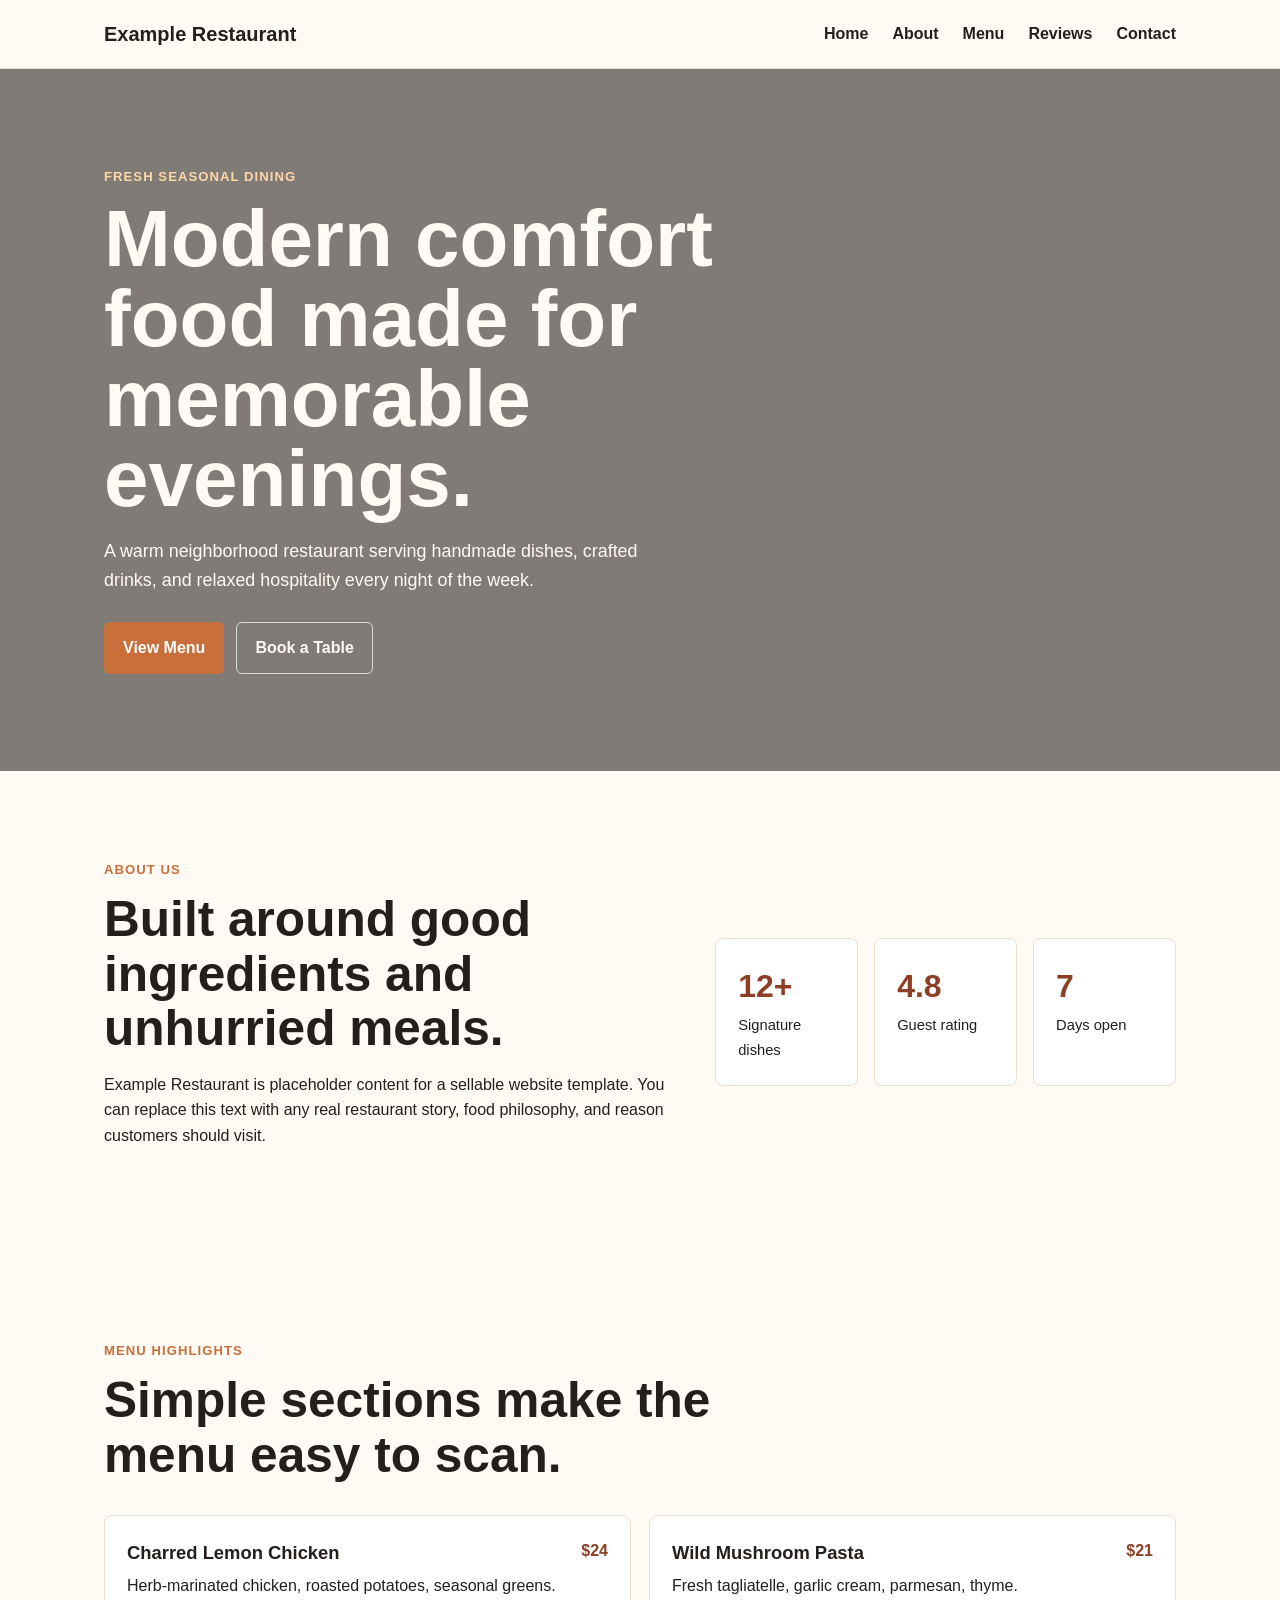
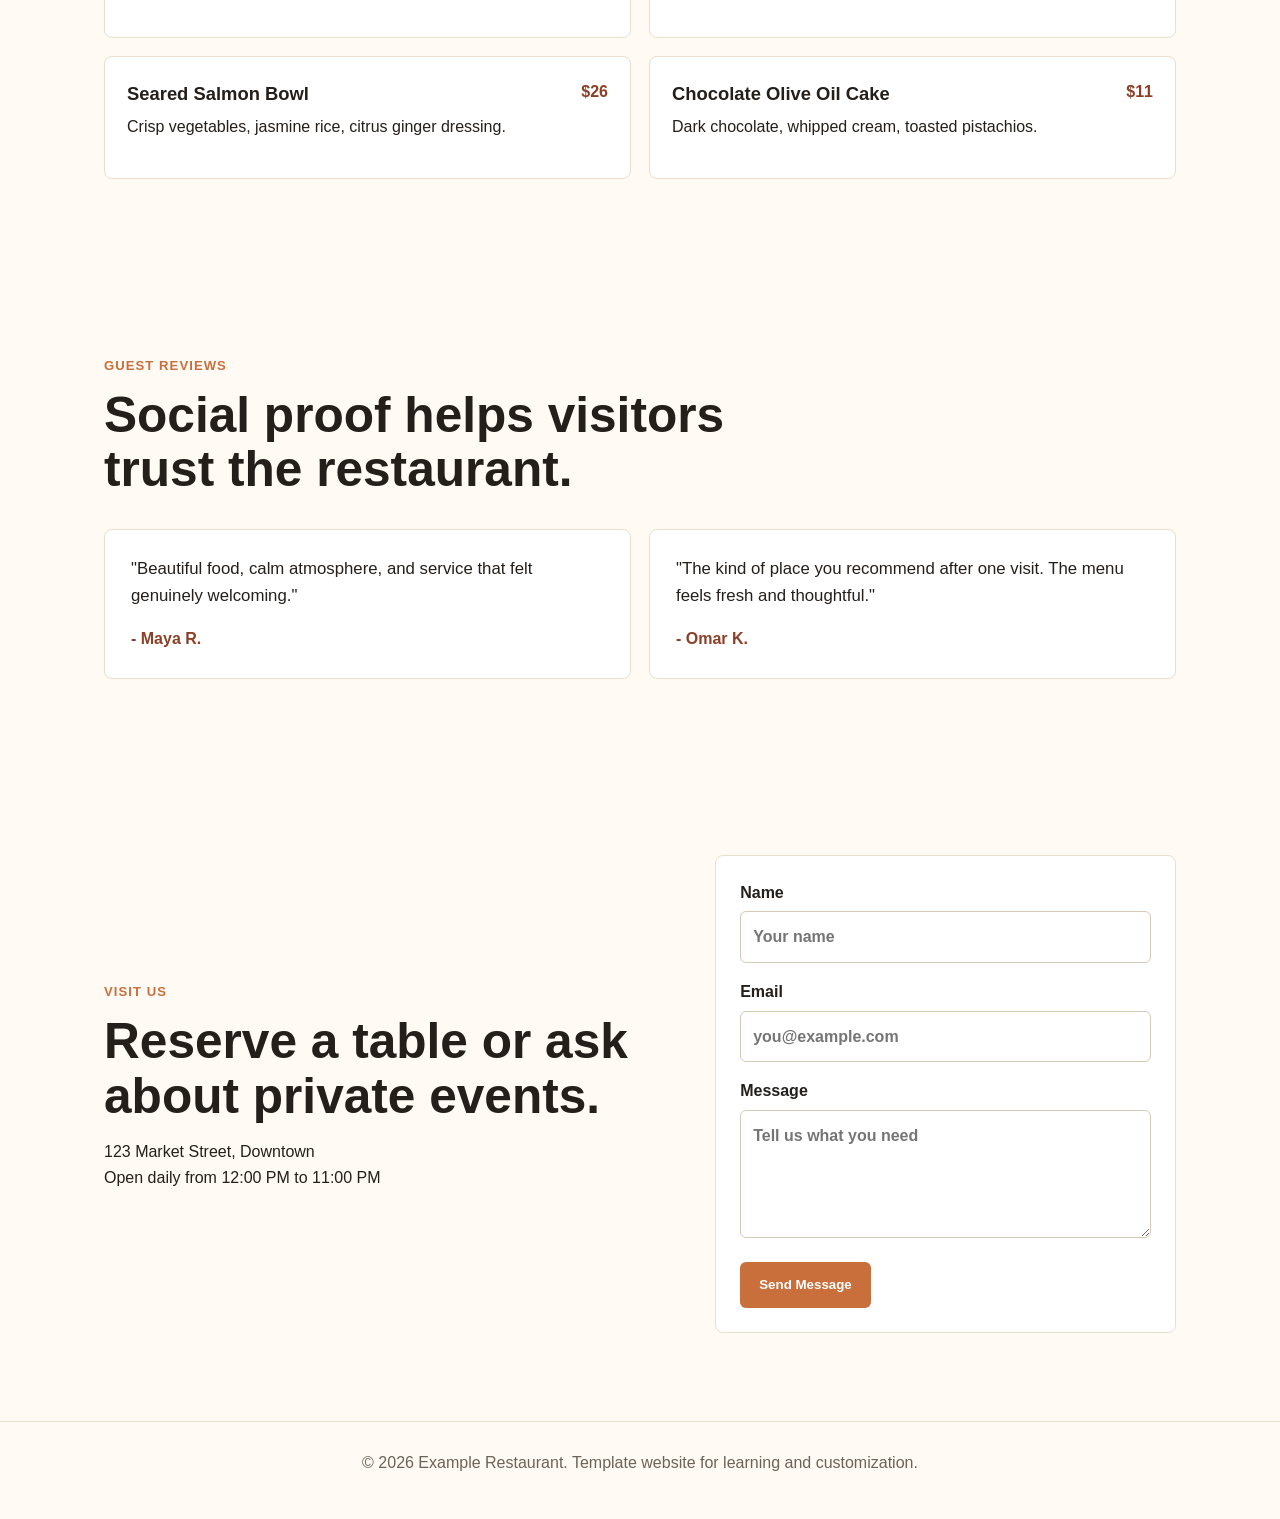
<file: index.html>
<!DOCTYPE html>
<html lang="en">
<head>
  <meta charset="UTF-8">
  <meta name="viewport" content="width=device-width, initial-scale=1.0">
  <title>Example Restaurant | Modern Restaurant Website</title>
  <link rel="stylesheet" href="style.css">
</head>
<body>
  <header class="site-header">
    <nav class="nav">
      <a class="logo nav-link active" href="#home" data-section="home">Example Restaurant</a>

      <button class="menu-toggle" aria-label="Open navigation menu" aria-expanded="false">
        <span></span>
        <span></span>
        <span></span>
      </button>

      <ul class="nav-links">
        <li><a class="nav-link" href="#home" data-section="home">Home</a></li>
        <li><a class="nav-link" href="#about" data-section="about">About</a></li>
        <li><a class="nav-link" href="#menu" data-section="menu">Menu</a></li>
        <li><a class="nav-link" href="#testimonials" data-section="testimonials">Reviews</a></li>
        <li><a class="nav-link" href="#contact" data-section="contact">Contact</a></li>
      </ul>
    </nav>
  </header>

  <main>
    <section class="page-section hero active-section" id="home">
      <div class="hero-content">
        <p class="eyebrow">Fresh seasonal dining</p>
        <h1>Modern comfort food made for memorable evenings.</h1>
        <p class="hero-text">
          A warm neighborhood restaurant serving handmade dishes, crafted drinks,
          and relaxed hospitality every night of the week.
        </p>
        <div class="hero-actions">
          <a class="button primary-button section-button" href="#menu" data-section="menu">View Menu</a>
          <a class="button secondary-button section-button" href="#contact" data-section="contact">Book a Table</a>
        </div>
      </div>
    </section>

    <section class="page-section section about" id="about">
      <div class="section-text">
        <p class="eyebrow">About us</p>
        <h2>Built around good ingredients and unhurried meals.</h2>
        <p>
          Example Restaurant is placeholder content for a sellable website
          template. You can replace this text with any real restaurant story,
          food philosophy, and reason customers should visit.
        </p>
      </div>
      <div class="stats">
        <div>
          <strong>12+</strong>
          <span>Signature dishes</span>
        </div>
        <div>
          <strong>4.8</strong>
          <span>Guest rating</span>
        </div>
        <div>
          <strong>7</strong>
          <span>Days open</span>
        </div>
      </div>
    </section>

    <section class="page-section section menu" id="menu">
      <div class="section-heading">
        <p class="eyebrow">Menu highlights</p>
        <h2>Simple sections make the menu easy to scan.</h2>
      </div>

      <div class="menu-grid">
        <article class="menu-item">
          <div>
            <h3>Charred Lemon Chicken</h3>
            <p>Herb-marinated chicken, roasted potatoes, seasonal greens.</p>
          </div>
          <span>$24</span>
        </article>

        <article class="menu-item">
          <div>
            <h3>Wild Mushroom Pasta</h3>
            <p>Fresh tagliatelle, garlic cream, parmesan, thyme.</p>
          </div>
          <span>$21</span>
        </article>

        <article class="menu-item">
          <div>
            <h3>Seared Salmon Bowl</h3>
            <p>Crisp vegetables, jasmine rice, citrus ginger dressing.</p>
          </div>
          <span>$26</span>
        </article>

        <article class="menu-item">
          <div>
            <h3>Chocolate Olive Oil Cake</h3>
            <p>Dark chocolate, whipped cream, toasted pistachios.</p>
          </div>
          <span>$11</span>
        </article>
      </div>
    </section>

    <section class="page-section section testimonials" id="testimonials">
      <div class="section-heading">
        <p class="eyebrow">Guest reviews</p>
        <h2>Social proof helps visitors trust the restaurant.</h2>
      </div>

      <div class="review-grid">
        <blockquote>
          <p>"Beautiful food, calm atmosphere, and service that felt genuinely welcoming."</p>
          <cite>- Maya R.</cite>
        </blockquote>
        <blockquote>
          <p>"The kind of place you recommend after one visit. The menu feels fresh and thoughtful."</p>
          <cite>- Omar K.</cite>
        </blockquote>
      </div>
    </section>

    <section class="page-section section contact" id="contact">
      <div class="section-text">
        <p class="eyebrow">Visit us</p>
        <h2>Reserve a table or ask about private events.</h2>
        <p>123 Market Street, Downtown<br>Open daily from 12:00 PM to 11:00 PM</p>
      </div>

      <form class="contact-form">
        <label>
          Name
          <input type="text" name="name" placeholder="Your name">
        </label>
        <label>
          Email
          <input type="email" name="email" placeholder="you@example.com">
        </label>
        <label>
          Message
          <textarea name="message" rows="4" placeholder="Tell us what you need"></textarea>
        </label>
        <button class="button primary-button" type="submit">Send Message</button>
      </form>
    </section>
  </main>

  <footer class="site-footer">
    <p>&copy; 2026 Example Restaurant. Template website for learning and customization.</p>
  </footer>

  <script src="script.js"></script>
</body>
</html>
</file>
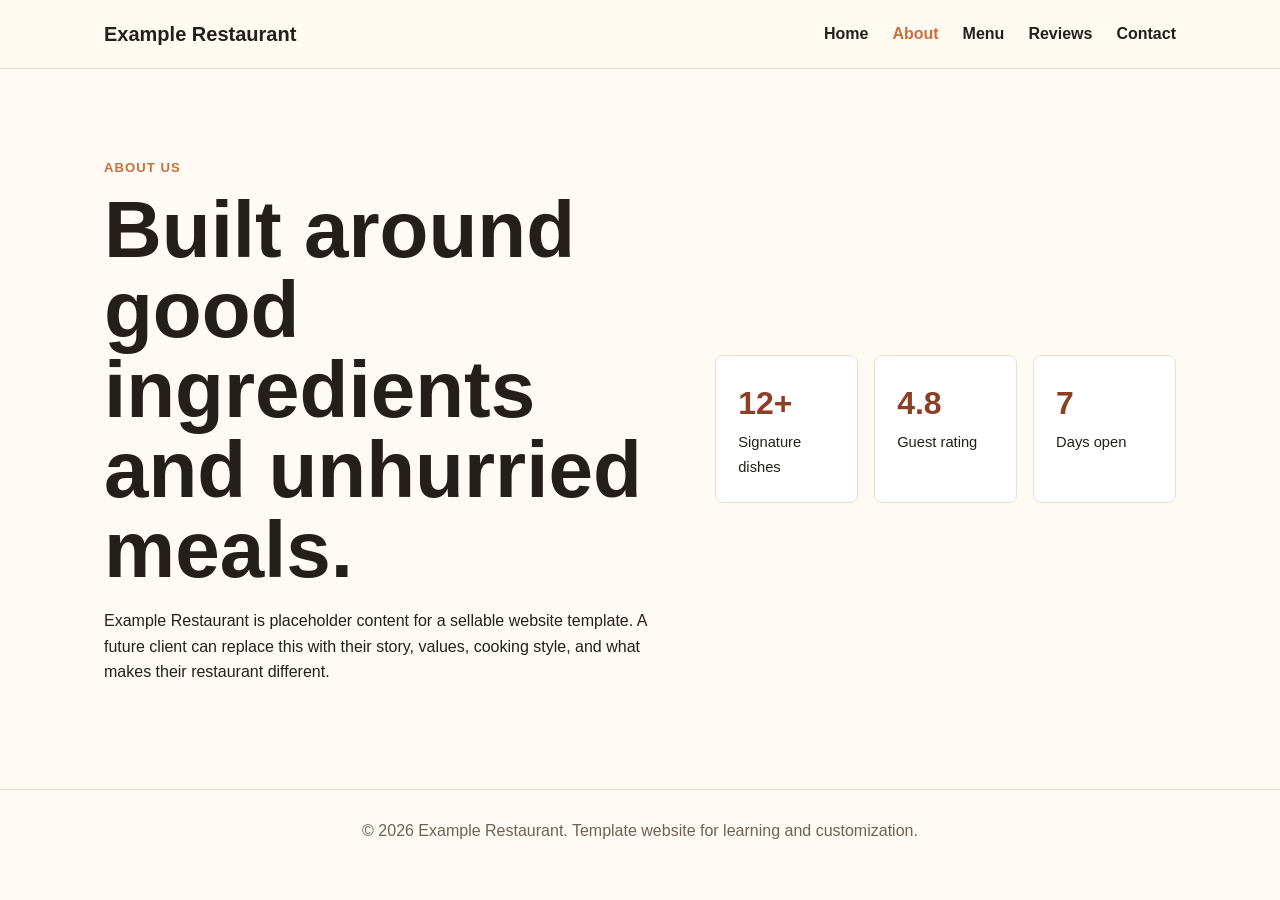
<file: about.html>
<!DOCTYPE html>
<html lang="en">
<head>
  <meta charset="UTF-8">
  <meta name="viewport" content="width=device-width, initial-scale=1.0">
  <title>Example Restaurant | About</title>
  <link rel="stylesheet" href="style.css">
</head>
<body>
  <header class="site-header">
    <nav class="nav">
      <a class="logo" href="index.html">Example Restaurant</a>

      <button class="menu-toggle" aria-label="Open navigation menu" aria-expanded="false">
        <span></span>
        <span></span>
        <span></span>
      </button>

      <ul class="nav-links">
        <li><a href="index.html">Home</a></li>
        <li><a class="active" href="about.html">About</a></li>
        <li><a href="menu.html">Menu</a></li>
        <li><a href="reviews.html">Reviews</a></li>
        <li><a href="contact.html">Contact</a></li>
      </ul>
    </nav>
  </header>

  <main class="page-transition">
    <section class="section about">
      <div class="section-text">
        <p class="eyebrow">About us</p>
        <h1>Built around good ingredients and unhurried meals.</h1>
        <p>
          Example Restaurant is placeholder content for a sellable website
          template. A future client can replace this with their story, values,
          cooking style, and what makes their restaurant different.
        </p>
      </div>

      <div class="stats">
        <div>
          <strong>12+</strong>
          <span>Signature dishes</span>
        </div>
        <div>
          <strong>4.8</strong>
          <span>Guest rating</span>
        </div>
        <div>
          <strong>7</strong>
          <span>Days open</span>
        </div>
      </div>
    </section>
  </main>

  <footer class="site-footer">
    <p>&copy; 2026 Example Restaurant. Template website for learning and customization.</p>
  </footer>

  <script src="script.js"></script>
</body>
</html>
</file>
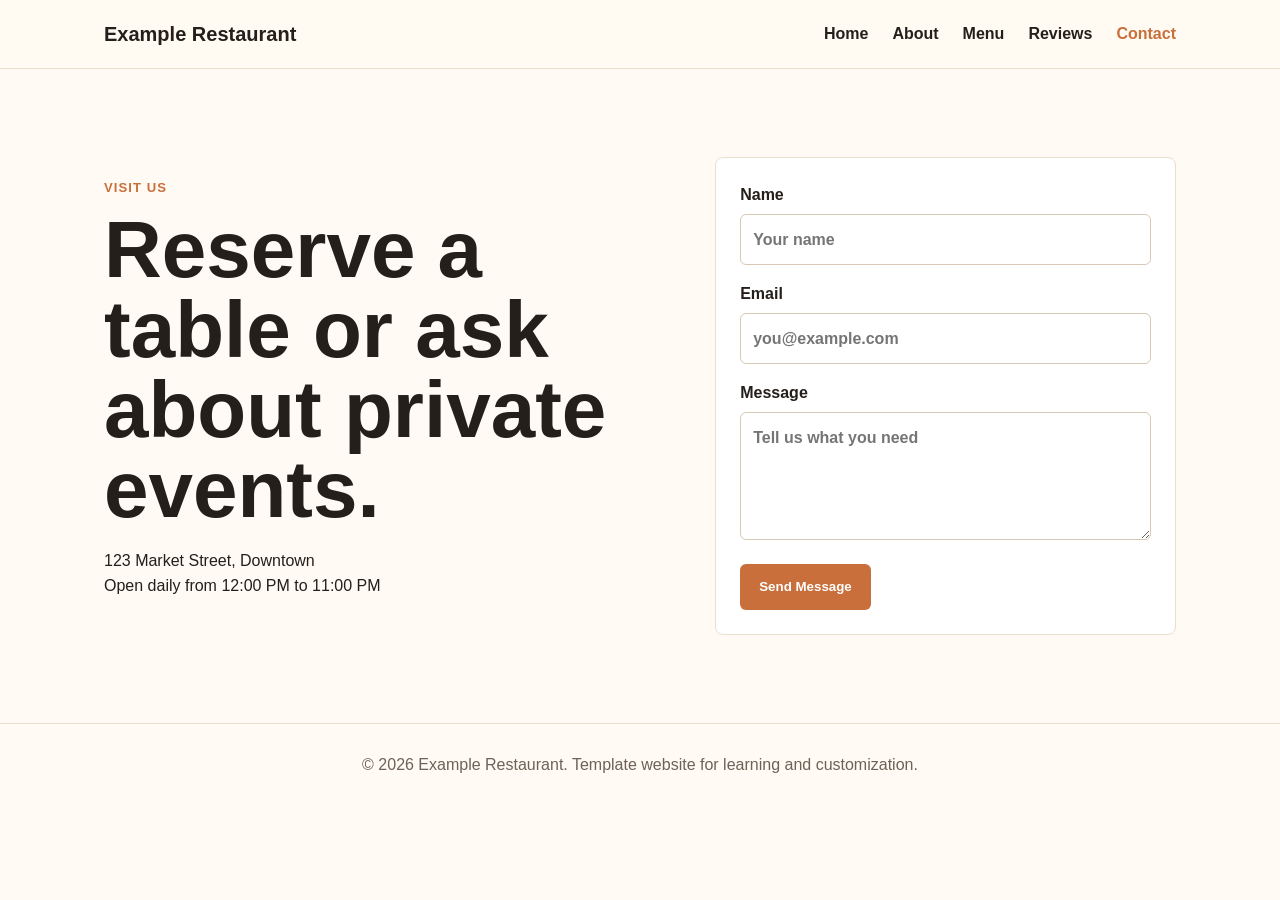
<file: contact.html>
<!DOCTYPE html>
<html lang="en">
<head>
  <meta charset="UTF-8">
  <meta name="viewport" content="width=device-width, initial-scale=1.0">
  <title>Example Restaurant | Contact</title>
  <link rel="stylesheet" href="style.css">
</head>
<body>
  <header class="site-header">
    <nav class="nav">
      <a class="logo" href="index.html">Example Restaurant</a>

      <button class="menu-toggle" aria-label="Open navigation menu" aria-expanded="false">
        <span></span>
        <span></span>
        <span></span>
      </button>

      <ul class="nav-links">
        <li><a href="index.html">Home</a></li>
        <li><a href="about.html">About</a></li>
        <li><a href="menu.html">Menu</a></li>
        <li><a href="reviews.html">Reviews</a></li>
        <li><a class="active" href="contact.html">Contact</a></li>
      </ul>
    </nav>
  </header>

  <main class="page-transition">
    <section class="section contact">
      <div class="section-text">
        <p class="eyebrow">Visit us</p>
        <h1>Reserve a table or ask about private events.</h1>
        <p>123 Market Street, Downtown<br>Open daily from 12:00 PM to 11:00 PM</p>
      </div>

      <form class="contact-form">
        <label>
          Name
          <input type="text" name="name" placeholder="Your name">
        </label>
        <label>
          Email
          <input type="email" name="email" placeholder="you@example.com">
        </label>
        <label>
          Message
          <textarea name="message" rows="4" placeholder="Tell us what you need"></textarea>
        </label>
        <button class="button primary-button" type="submit">Send Message</button>
      </form>
    </section>
  </main>

  <footer class="site-footer">
    <p>&copy; 2026 Example Restaurant. Template website for learning and customization.</p>
  </footer>

  <script src="script.js"></script>
</body>
</html>
</file>
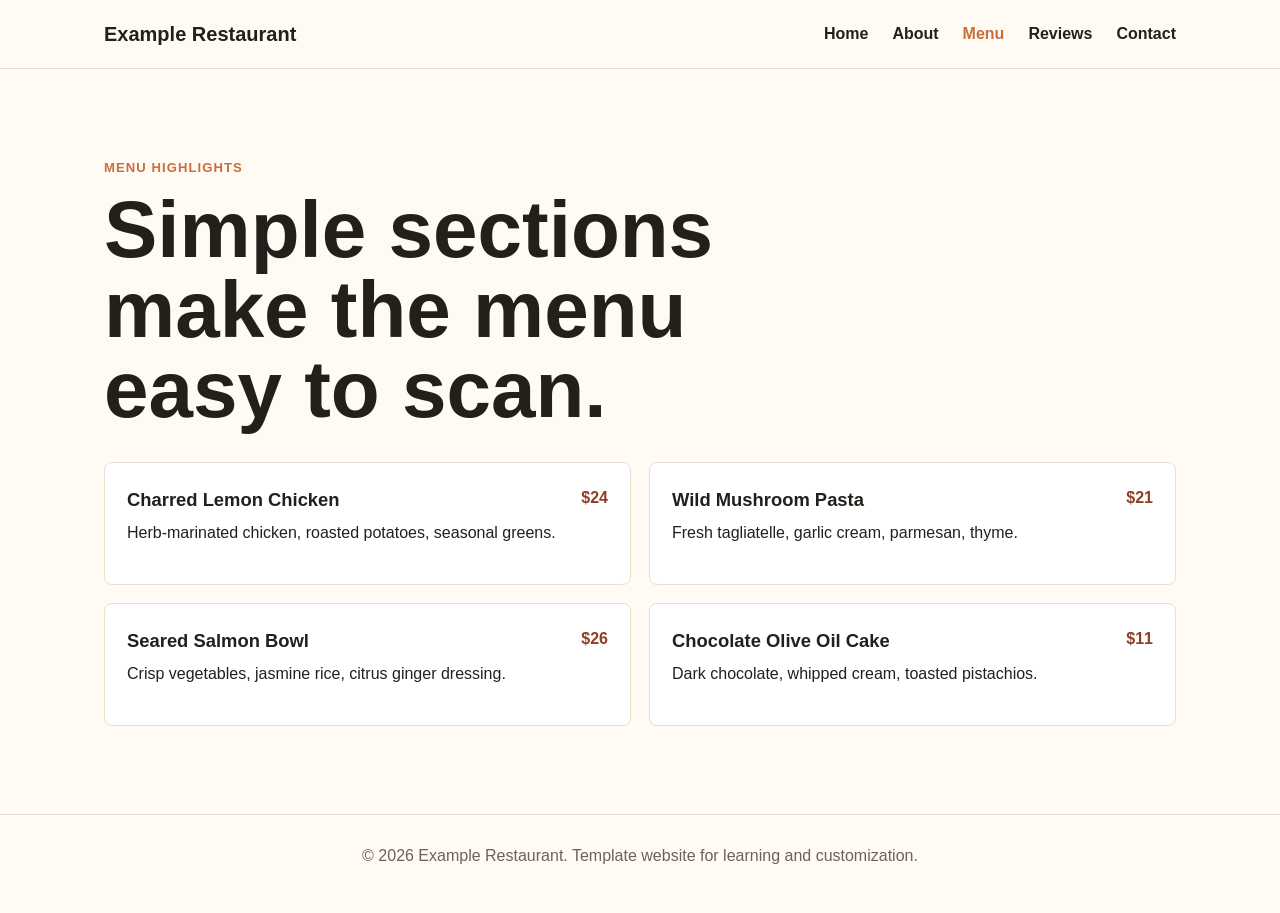
<file: menu.html>
<!DOCTYPE html>
<html lang="en">
<head>
  <meta charset="UTF-8">
  <meta name="viewport" content="width=device-width, initial-scale=1.0">
  <title>Example Restaurant | Menu</title>
  <link rel="stylesheet" href="style.css">
</head>
<body>
  <header class="site-header">
    <nav class="nav">
      <a class="logo" href="index.html">Example Restaurant</a>

      <button class="menu-toggle" aria-label="Open navigation menu" aria-expanded="false">
        <span></span>
        <span></span>
        <span></span>
      </button>

      <ul class="nav-links">
        <li><a href="index.html">Home</a></li>
        <li><a href="about.html">About</a></li>
        <li><a class="active" href="menu.html">Menu</a></li>
        <li><a href="reviews.html">Reviews</a></li>
        <li><a href="contact.html">Contact</a></li>
      </ul>
    </nav>
  </header>

  <main class="page-transition">
    <section class="section menu">
      <div class="section-heading">
        <p class="eyebrow">Menu highlights</p>
        <h1>Simple sections make the menu easy to scan.</h1>
      </div>

      <div class="menu-grid">
        <article class="menu-item">
          <div>
            <h3>Charred Lemon Chicken</h3>
            <p>Herb-marinated chicken, roasted potatoes, seasonal greens.</p>
          </div>
          <span>$24</span>
        </article>

        <article class="menu-item">
          <div>
            <h3>Wild Mushroom Pasta</h3>
            <p>Fresh tagliatelle, garlic cream, parmesan, thyme.</p>
          </div>
          <span>$21</span>
        </article>

        <article class="menu-item">
          <div>
            <h3>Seared Salmon Bowl</h3>
            <p>Crisp vegetables, jasmine rice, citrus ginger dressing.</p>
          </div>
          <span>$26</span>
        </article>

        <article class="menu-item">
          <div>
            <h3>Chocolate Olive Oil Cake</h3>
            <p>Dark chocolate, whipped cream, toasted pistachios.</p>
          </div>
          <span>$11</span>
        </article>
      </div>
    </section>
  </main>

  <footer class="site-footer">
    <p>&copy; 2026 Example Restaurant. Template website for learning and customization.</p>
  </footer>

  <script src="script.js"></script>
</body>
</html>
</file>
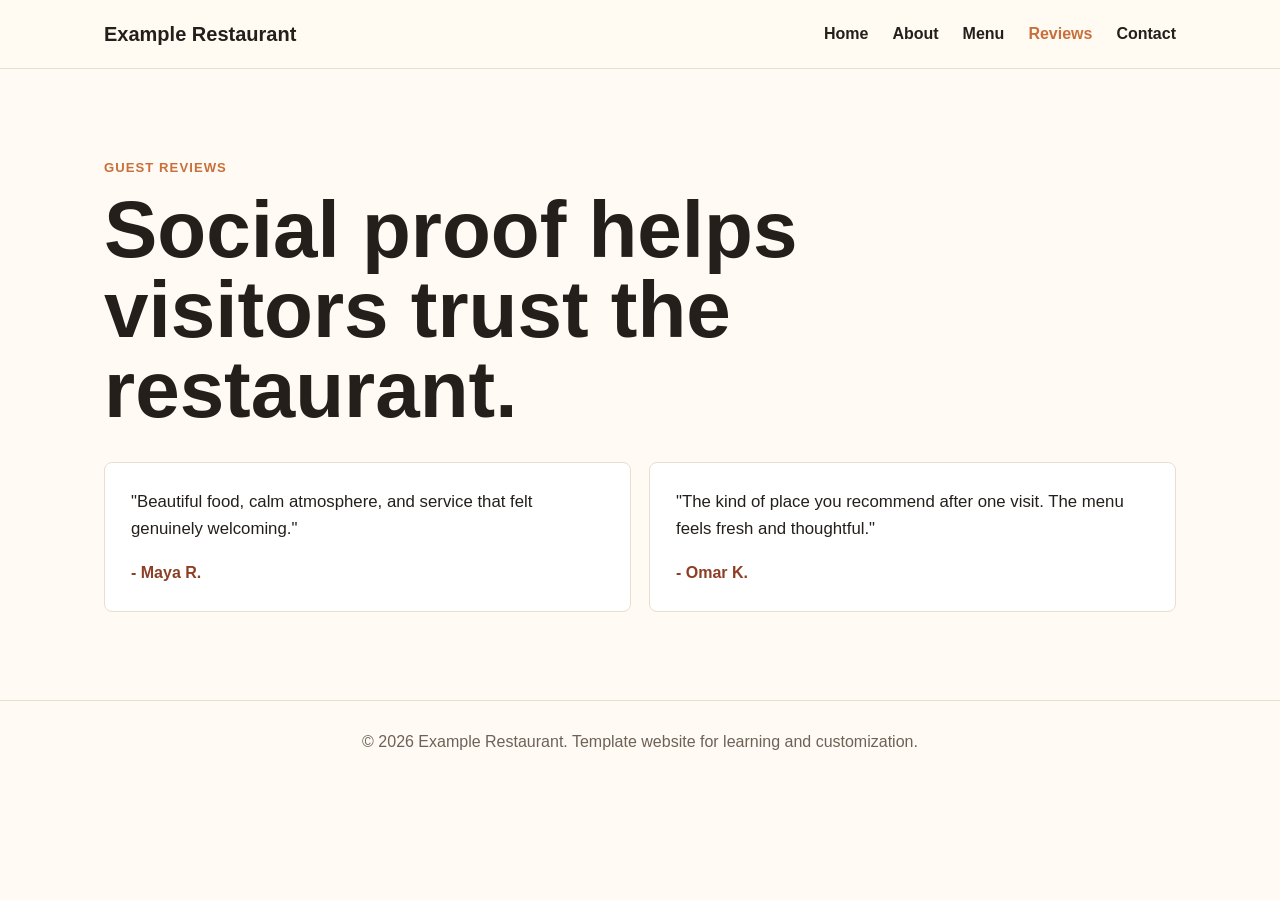
<file: reviews.html>
<!DOCTYPE html>
<html lang="en">
<head>
  <meta charset="UTF-8">
  <meta name="viewport" content="width=device-width, initial-scale=1.0">
  <title>Example Restaurant | Reviews</title>
  <link rel="stylesheet" href="style.css">
</head>
<body>
  <header class="site-header">
    <nav class="nav">
      <a class="logo" href="index.html">Example Restaurant</a>

      <button class="menu-toggle" aria-label="Open navigation menu" aria-expanded="false">
        <span></span>
        <span></span>
        <span></span>
      </button>

      <ul class="nav-links">
        <li><a href="index.html">Home</a></li>
        <li><a href="about.html">About</a></li>
        <li><a href="menu.html">Menu</a></li>
        <li><a class="active" href="reviews.html">Reviews</a></li>
        <li><a href="contact.html">Contact</a></li>
      </ul>
    </nav>
  </header>

  <main class="page-transition">
    <section class="section testimonials">
      <div class="section-heading">
        <p class="eyebrow">Guest reviews</p>
        <h1>Social proof helps visitors trust the restaurant.</h1>
      </div>

      <div class="review-grid">
        <blockquote>
          <p>"Beautiful food, calm atmosphere, and service that felt genuinely welcoming."</p>
          <cite>- Maya R.</cite>
        </blockquote>
        <blockquote>
          <p>"The kind of place you recommend after one visit. The menu feels fresh and thoughtful."</p>
          <cite>- Omar K.</cite>
        </blockquote>
      </div>
    </section>
  </main>

  <footer class="site-footer">
    <p>&copy; 2026 Example Restaurant. Template website for learning and customization.</p>
  </footer>

  <script src="script.js"></script>
</body>
</html>
</file>
<file: style.css>
* {
  box-sizing: border-box;
}

body {
  margin: 0;
  font-family: Arial, sans-serif;
  color: #241f1b;
  background: #fffaf3;
  line-height: 1.6;
}

img {
  max-width: 100%;
  display: block;
}

a {
  color: inherit;
  text-decoration: none;
}

.site-header {
  position: sticky;
  top: 0;
  z-index: 10;
  background: rgba(255, 250, 243, 0.95);
  border-bottom: 1px solid #eadfce;
}

.nav {
  max-width: 1120px;
  margin: 0 auto;
  padding: 18px 24px;
  display: flex;
  align-items: center;
  justify-content: space-between;
  gap: 24px;
}

.logo {
  font-size: 1.25rem;
  font-weight: 700;
}

.nav-links {
  list-style: none;
  padding: 0;
  margin: 0;
  display: flex;
  gap: 24px;
  font-weight: 600;
}

.nav-links a.active {
  color: #c96f3b;
}

.page-transition {
  animation: slideIn 0.35s ease;
}

.menu-toggle {
  display: none;
  width: 42px;
  height: 42px;
  border: 1px solid #d8c9b6;
  background: #fffaf3;
  border-radius: 6px;
  cursor: pointer;
}

.menu-toggle span {
  display: block;
  width: 20px;
  height: 2px;
  margin: 5px auto;
  background: #241f1b;
}

.hero {
  min-height: 78vh;
  display: flex;
  align-items: center;
  padding: 96px 24px;
  background:
    linear-gradient(rgba(36, 31, 27, 0.58), rgba(36, 31, 27, 0.58)),
    url("https://images.unsplash.com/photo-1552566626-52f8b828add9?auto=format&fit=crop&w=1600&q=80");
  background-size: cover;
  background-position: center;
  color: #fffaf3;
}

.hero-content {
  width: min(680px, 100%);
  margin-left: max(24px, calc((100vw - 1120px) / 2));
}

.eyebrow {
  margin: 0 0 12px;
  color: #c96f3b;
  font-size: 0.82rem;
  font-weight: 700;
  letter-spacing: 0.08em;
  text-transform: uppercase;
}

.hero .eyebrow {
  color: #ffd7a8;
}

h1,
h2,
h3,
p {
  margin-top: 0;
}

h1 {
  max-width: 760px;
  margin-bottom: 18px;
  font-size: clamp(2.4rem, 7vw, 5rem);
  line-height: 1;
}

h2 {
  margin-bottom: 16px;
  font-size: clamp(2rem, 4vw, 3.1rem);
  line-height: 1.1;
}

h3 {
  margin-bottom: 6px;
  font-size: 1.15rem;
}

.hero-text {
  max-width: 580px;
  font-size: 1.12rem;
}

.hero-actions {
  display: flex;
  flex-wrap: wrap;
  gap: 12px;
  margin-top: 28px;
}

.button {
  display: inline-flex;
  align-items: center;
  justify-content: center;
  min-height: 46px;
  padding: 12px 18px;
  border: 1px solid transparent;
  border-radius: 6px;
  font-weight: 700;
  cursor: pointer;
}

.primary-button {
  background: #c96f3b;
  color: #fff;
}

.secondary-button {
  border-color: rgba(255, 250, 243, 0.75);
  color: #fffaf3;
}

.section {
  max-width: 1120px;
  margin: 0 auto;
  padding: 88px 24px;
}

.about,
.contact {
  display: grid;
  grid-template-columns: 1.1fr 0.9fr;
  gap: 48px;
  align-items: center;
}

@keyframes slideIn {
  from {
    opacity: 0;
    transform: translateX(28px);
  }

  to {
    opacity: 1;
    transform: translateX(0);
  }
}

.section-text {
  max-width: 620px;
}

.stats {
  display: grid;
  grid-template-columns: repeat(3, 1fr);
  gap: 16px;
}

.stats div,
.menu-item,
blockquote,
.contact-form {
  border: 1px solid #eadfce;
  border-radius: 8px;
  background: #fff;
}

.stats div {
  padding: 22px;
}

.stats strong {
  display: block;
  font-size: 2rem;
  color: #8d3f25;
}

.stats span {
  font-size: 0.92rem;
}

.section-heading {
  max-width: 720px;
  margin-bottom: 32px;
}

.menu-grid,
.review-grid {
  display: grid;
  grid-template-columns: repeat(2, 1fr);
  gap: 18px;
}

.menu-item {
  padding: 22px;
  display: flex;
  justify-content: space-between;
  gap: 18px;
}

.menu-item span {
  color: #8d3f25;
  font-weight: 700;
  white-space: nowrap;
}

blockquote {
  margin: 0;
  padding: 26px;
}

blockquote p {
  font-size: 1.05rem;
}

cite {
  color: #8d3f25;
  font-style: normal;
  font-weight: 700;
}

.contact-form {
  padding: 24px;
}

label {
  display: block;
  margin-bottom: 16px;
  font-weight: 700;
}

input,
textarea {
  width: 100%;
  margin-top: 6px;
  padding: 12px;
  border: 1px solid #d8c9b6;
  border-radius: 6px;
  font: inherit;
}

.site-footer {
  padding: 28px 24px;
  text-align: center;
  color: #6c6258;
  border-top: 1px solid #eadfce;
}

@media (max-width: 760px) {
  .menu-toggle {
    display: block;
  }

  .nav-links {
    position: absolute;
    left: 0;
    right: 0;
    top: 79px;
    display: none;
    flex-direction: column;
    gap: 0;
    background: #fffaf3;
    border-bottom: 1px solid #eadfce;
  }

  .nav-links a {
    display: block;
    padding: 16px 24px;
  }

  .nav-links.is-open {
    display: flex;
  }

  .hero {
    min-height: 70vh;
    padding: 80px 24px;
  }

  .hero-content {
    margin-left: 0;
  }

  .menu-grid,
  .review-grid,
  .stats {
    grid-template-columns: 1fr;
  }

  .about,
  .contact {
    grid-template-columns: 1fr;
  }

  .section {
    padding: 64px 24px;
  }
}
</file>
